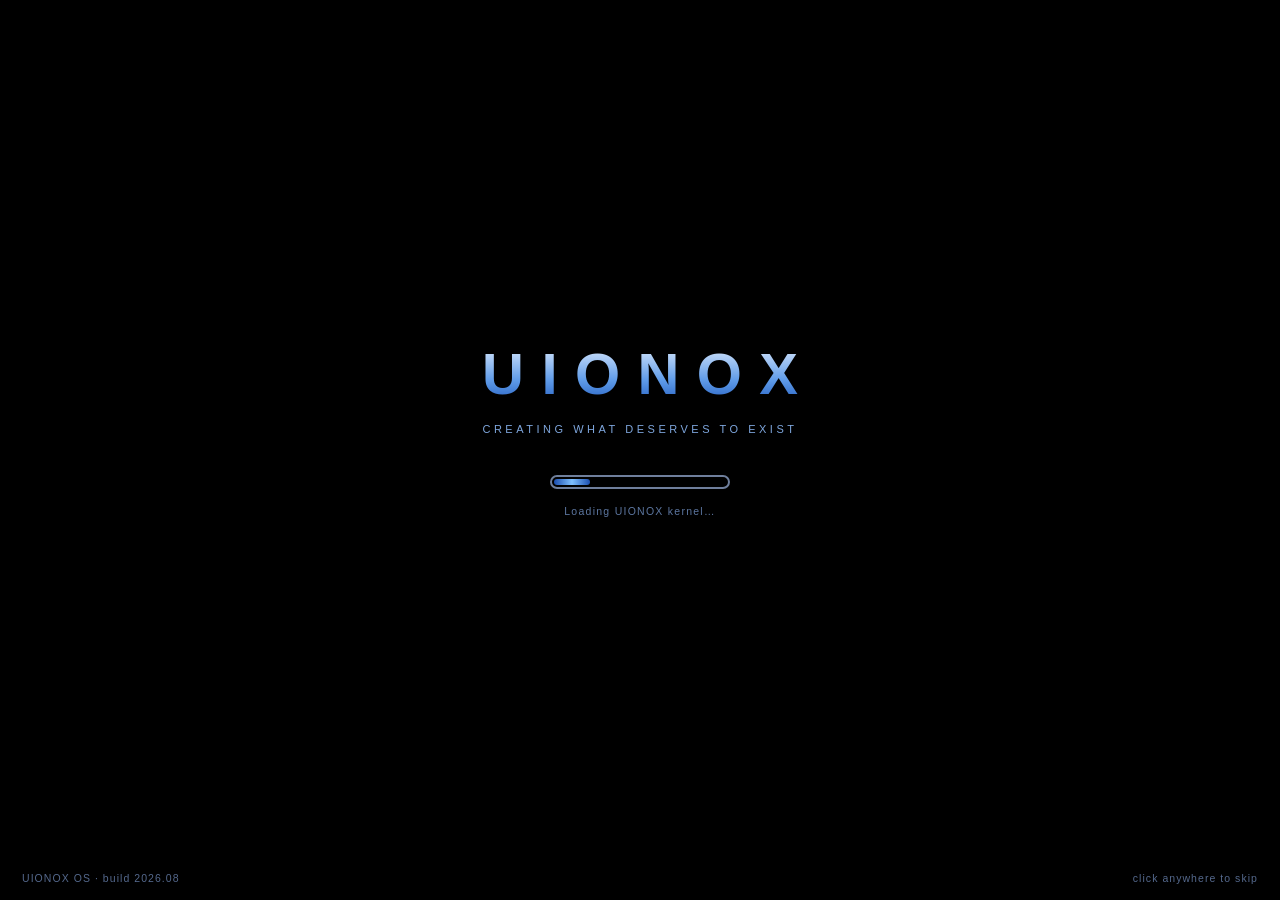
<file: index.html>
<!DOCTYPE html>
<html lang="en">
<head>
  <!-- Google tag (gtag.js) -->
<script async src="https://www.googletagmanager.com/gtag/js?id=G-SX3KWYKR4S"></script>
<script>
  window.dataLayer = window.dataLayer || [];
  function gtag(){dataLayer.push(arguments);}
  gtag('js', new Date());

  gtag('config', 'G-SX3KWYKR4S');
</script>
<meta charset="utf-8">
<meta name="viewport" content="width=device-width, initial-scale=1">
<title>UIONOX — Hussein Moussa</title>
<meta name="description" content="UIONOX — creating what deserves to exist. Hussein Moussa's portfolio, as a desktop.">
<link rel="canonical" href="https://uionox.com/">
<meta name="theme-color" content="#0a2f6e">

<link rel="icon" type="image/svg+xml" href="./favicon.svg">
<link rel="icon" type="image/png" sizes="32x32" href="./favicon-32.png">
<link rel="apple-touch-icon" href="./apple-touch-icon.png">

<meta property="og:type" content="website">
<meta property="og:url" content="https://uionox.com/">
<meta property="og:site_name" content="UIONOX">
<meta property="og:title" content="UIONOX — Hussein Moussa">
<meta property="og:description" content="UIONOX — creating what deserves to exist. Hussein Moussa's portfolio, as a desktop.">
<meta property="og:image" content="https://uionox.com/assets/og-image.png">
<meta property="og:image:width" content="1200">
<meta property="og:image:height" content="630">
<meta property="og:image:alt" content="UIONOX — creating what deserves to exist">
<meta property="og:locale" content="en_US">

<meta name="twitter:card" content="summary_large_image">
<meta name="twitter:title" content="UIONOX — Hussein Moussa">
<meta name="twitter:description" content="UIONOX — creating what deserves to exist. Hussein Moussa's portfolio, as a desktop.">
<meta name="twitter:image" content="https://uionox.com/assets/og-image.png">
<meta name="twitter:image:alt" content="UIONOX — creating what deserves to exist">

<script type="application/ld+json">
{
  "@context": "https://schema.org",
  "@type": "Person",
  "name": "Hussein Moussa",
  "url": "https://uionox.com/",
  "description": "Founder of UIONOX — inventory systems, IT tooling, and automation out of Beirut, Lebanon.",
  "sameAs": ["https://github.com/uiopler"]
}
</script>

<link rel="stylesheet" href="./style.css">
</head>
<body>
<div id="app"></div>
<script type="module" src="./app.js"></script>
</body>
</html>
</file>
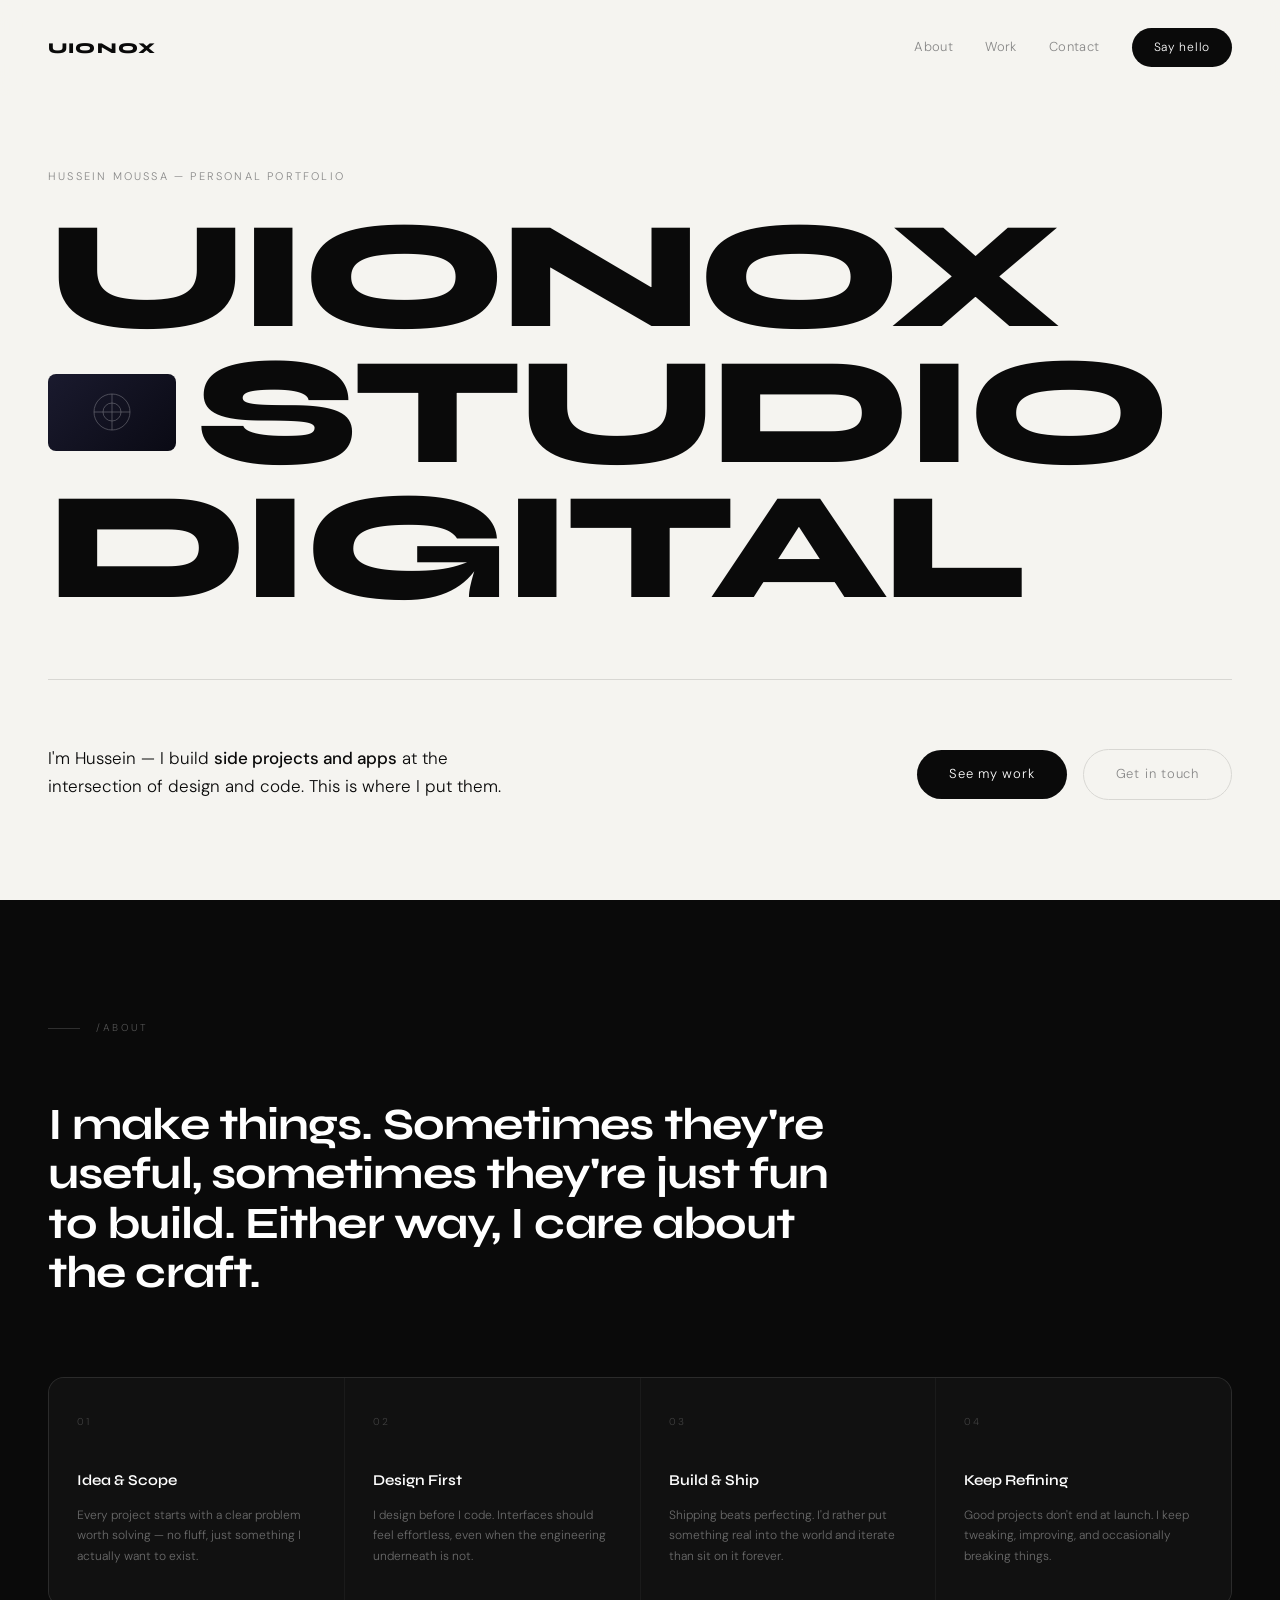
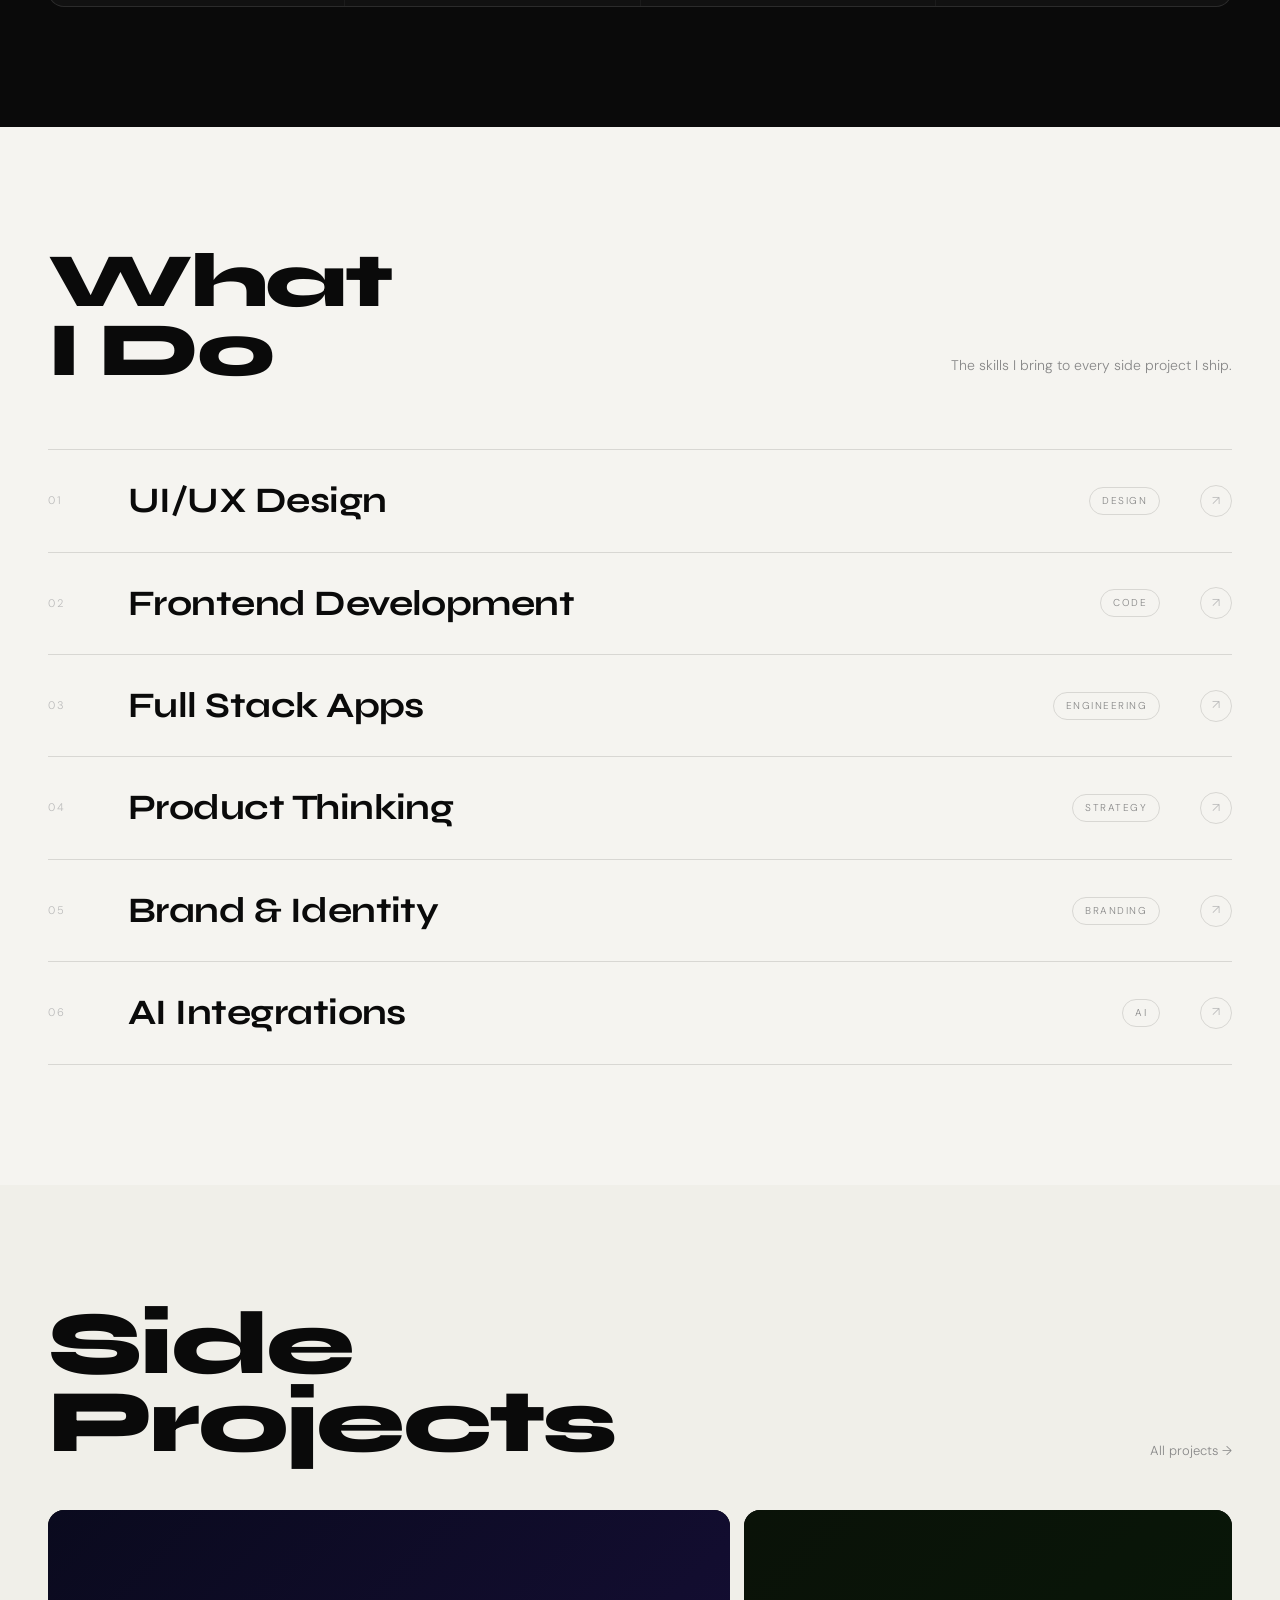
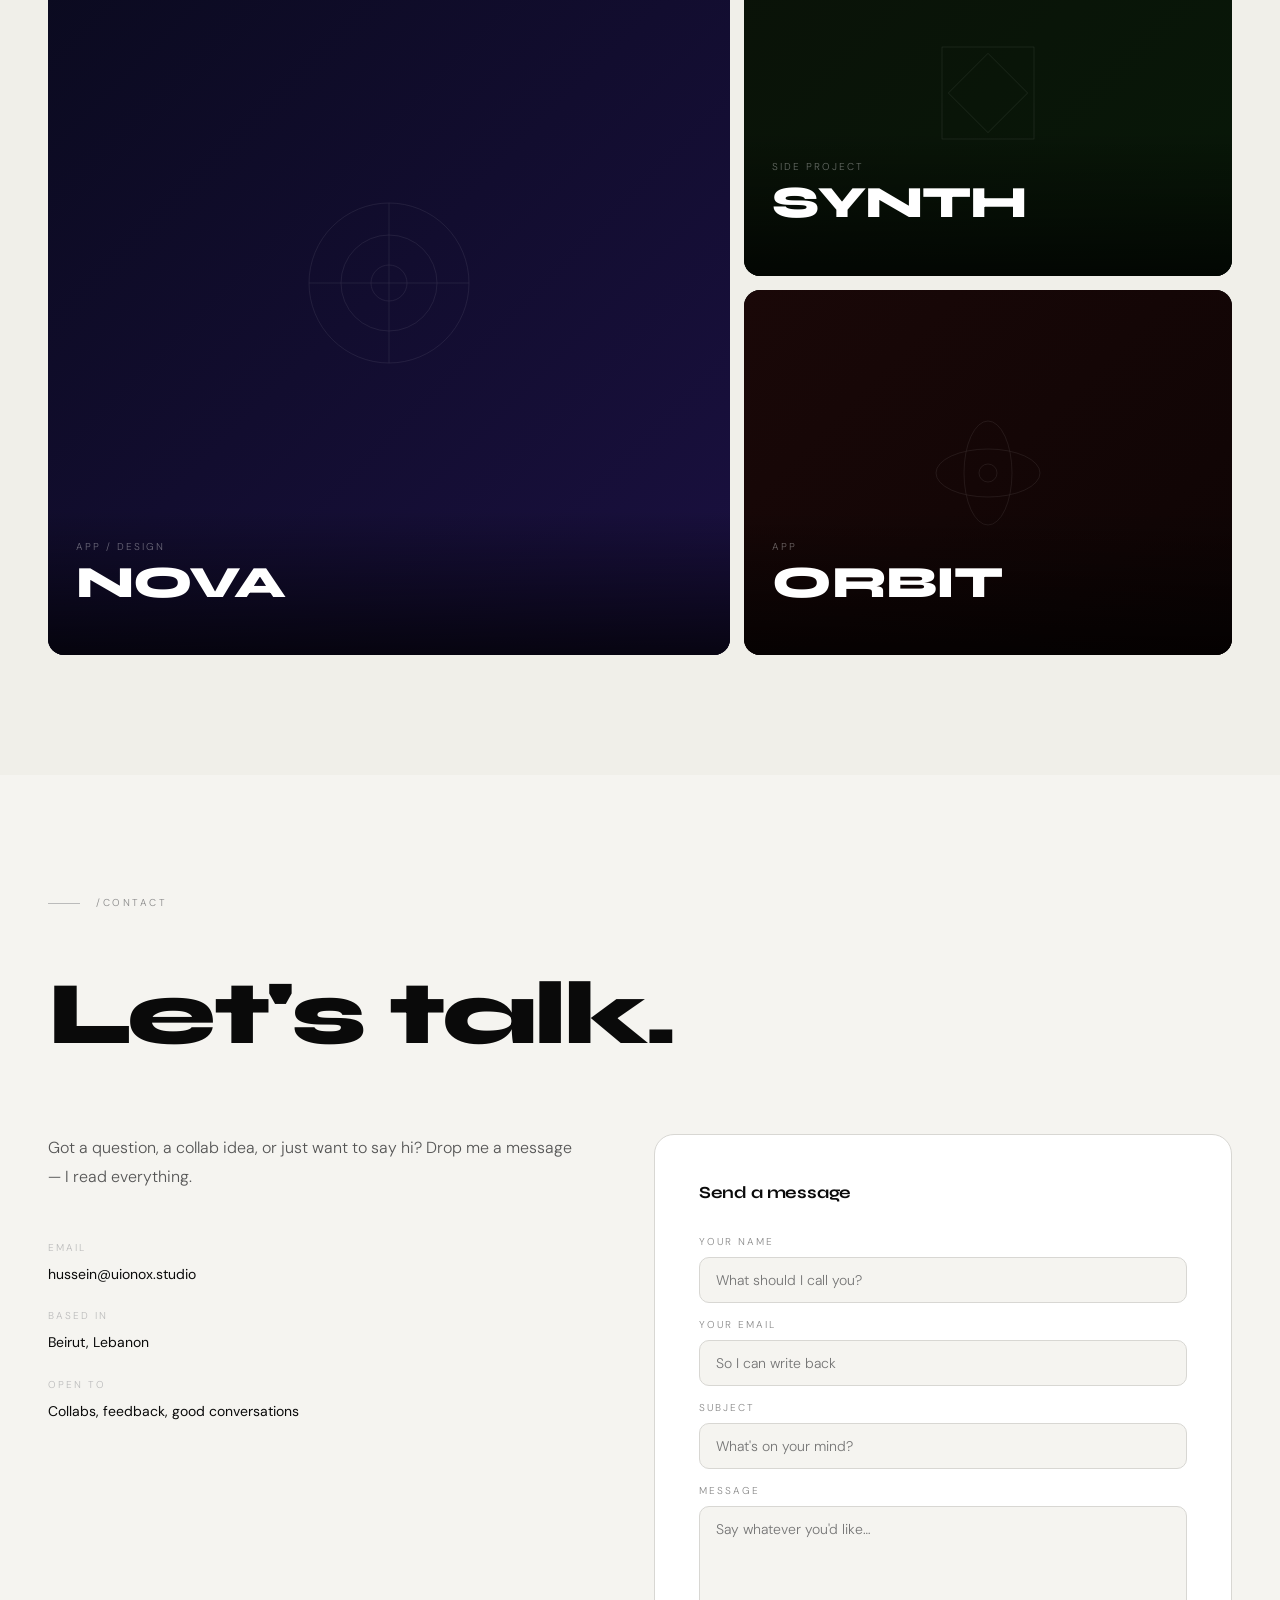
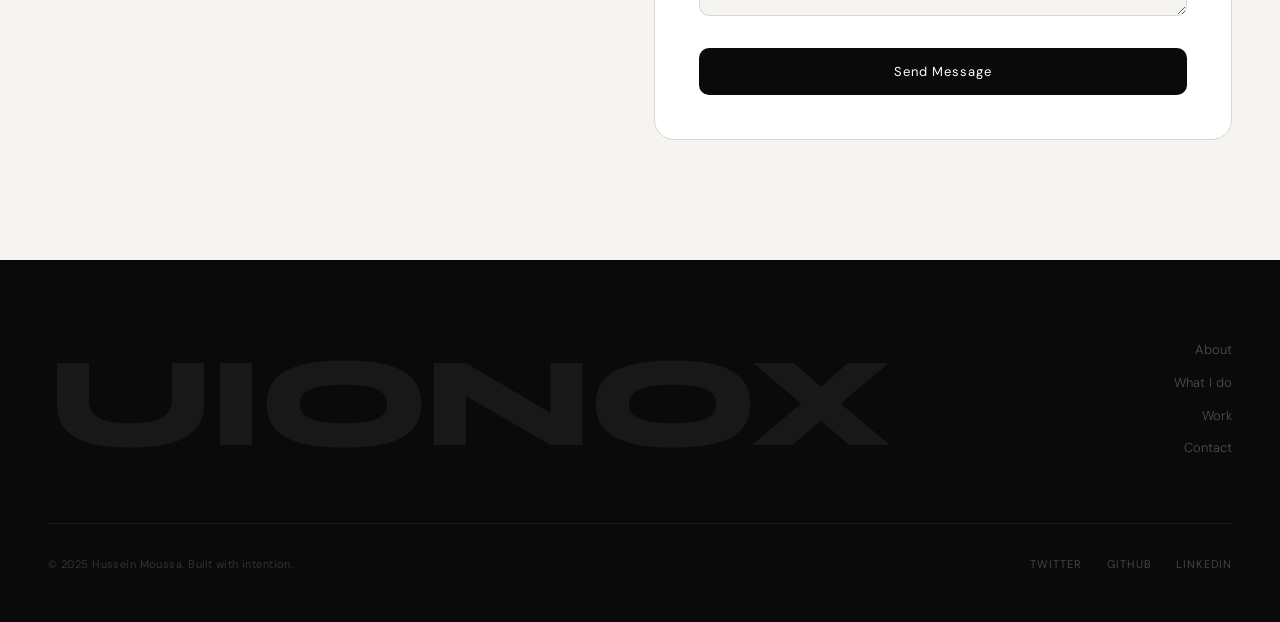
<file: uionox.html>
<!DOCTYPE html>
<html lang="en">
<head>
<meta charset="UTF-8">
<meta name="viewport" content="width=device-width, initial-scale=1.0">
<title>Hussein Moussa — UIONOX</title>
<link rel="preconnect" href="https://fonts.googleapis.com">
<link href="https://fonts.googleapis.com/css2?family=Syne:wght@400;500;600;700;800&family=DM+Sans:opsz,wght@9..40,300;9..40,400;9..40,500&display=swap" rel="stylesheet">
<style>
*,*::before,*::after{box-sizing:border-box;margin:0;padding:0}
:root{
  --bg:#f5f4f0;
  --white:#ffffff;
  --black:#0a0a0a;
  --gray:#888;
  --gray-lt:#bbb;
  --gray-line:#d8d7d3;
  --accent:#1a3fff;
}
html{scroll-behavior:smooth}
body{background:var(--bg);color:var(--black);font-family:'DM Sans',sans-serif;font-weight:300;line-height:1.6;overflow-x:hidden}
::selection{background:var(--black);color:#fff}
a{color:inherit;text-decoration:none}

/* NAV */
nav{
  display:flex;align-items:center;justify-content:space-between;
  padding:28px 48px;
  position:fixed;top:0;left:0;right:0;z-index:100;
  background:rgba(245,244,240,0.88);
  backdrop-filter:blur(14px);
  -webkit-backdrop-filter:blur(14px);
  border-bottom:1px solid transparent;
  transition:border-color .3s;
}
nav.scrolled{border-bottom-color:var(--gray-line)}
.nav-logo{font-family:'Syne',sans-serif;font-weight:800;font-size:15px;letter-spacing:.08em;color:var(--black)}
.nav-right{display:flex;align-items:center;gap:32px}
.nav-links{display:flex;gap:32px}
.nav-links a{font-size:13px;color:var(--gray);letter-spacing:.03em;transition:color .2s}
.nav-links a:hover{color:var(--black)}
.nav-cta{
  background:var(--black);color:#fff;
  border:none;border-radius:100px;
  padding:10px 22px;font-size:12px;font-family:'DM Sans',sans-serif;
  letter-spacing:.06em;cursor:pointer;
  transition:transform .2s,box-shadow .2s;
  display:inline-block;
}
.nav-cta:hover{transform:scale(1.03);box-shadow:0 4px 20px rgba(0,0,0,0.18)}

/* HERO */
.hero{
  padding:160px 48px 100px;
  position:relative;overflow:hidden;
  min-height:100vh;display:flex;flex-direction:column;justify-content:flex-end;
}
.hero-eyebrow{
  font-size:11px;letter-spacing:.2em;text-transform:uppercase;color:var(--gray);
  margin-bottom:24px;
  opacity:0;animation:fadeUp .8s .1s cubic-bezier(.16,1,.3,1) forwards;
}
.hero-headline{
  font-family:'Syne',sans-serif;font-weight:800;
  font-size:clamp(72px,12vw,170px);
  line-height:.88;letter-spacing:-.03em;
  color:var(--black);
  display:flex;flex-direction:column;
}
.hero-line{
  display:flex;align-items:center;gap:20px;
  opacity:0;transform:translateY(50px);
  animation:fadeUp 1s cubic-bezier(.16,1,.3,1) forwards;
}
.hero-line:nth-child(1){animation-delay:.12s}
.hero-line:nth-child(2){animation-delay:.24s}
.hero-line:nth-child(3){animation-delay:.36s}
.hero-img-inline{
  width:clamp(90px,10vw,160px);height:clamp(55px,6vw,95px);
  border-radius:8px;overflow:hidden;flex-shrink:0;
  background:#111;display:inline-flex;align-items:center;justify-content:center;
}
.hero-img-inner{
  width:100%;height:100%;
  background:linear-gradient(135deg,#1a1a2e,#0a0a14);
  display:flex;align-items:center;justify-content:center;
}
.hero-img-inner svg{opacity:.35}
.hero-bottom{
  display:flex;align-items:flex-end;justify-content:space-between;
  padding-top:64px;
  border-top:1px solid var(--gray-line);
  margin-top:64px;
  opacity:0;animation:fadeUp .8s .65s cubic-bezier(.16,1,.3,1) forwards;
}
.hero-sub{max-width:460px;font-size:17px;line-height:1.65;color:var(--black);font-weight:300}
.hero-sub strong{font-weight:500}
.hero-cta-row{display:flex;gap:16px;align-items:center;flex-shrink:0}
.btn-black{background:var(--black);color:#fff;padding:14px 32px;border-radius:100px;font-size:13px;letter-spacing:.06em;transition:transform .2s,box-shadow .2s;display:inline-block}
.btn-black:hover{transform:scale(1.02);box-shadow:0 6px 24px rgba(0,0,0,.18)}
.btn-outline{border:1.5px solid var(--gray-line);padding:14px 32px;border-radius:100px;font-size:13px;letter-spacing:.06em;color:var(--gray);transition:border-color .2s,color .2s;display:inline-block}
.btn-outline:hover{border-color:var(--black);color:var(--black)}

@keyframes fadeUp{to{opacity:1;transform:translateY(0)}}

/* SECTION SHARED */
.section-pad{padding:120px 48px}
.section-label{font-size:10px;letter-spacing:.25em;text-transform:uppercase;color:var(--gray);margin-bottom:64px;display:flex;align-items:center;gap:16px}
.section-label::before{content:'';width:32px;height:1px;background:var(--gray-lt)}

/* ABOUT / MISSION */
.mission{background:var(--black);color:#fff}
.mission .section-label{color:rgba(255,255,255,.3)}
.mission .section-label::before{background:rgba(255,255,255,.15)}
.mission-statement{
  font-family:'Syne',sans-serif;font-weight:700;
  font-size:clamp(28px,3.5vw,50px);
  line-height:1.1;letter-spacing:-.02em;color:#fff;
  max-width:820px;margin-bottom:80px;
}
.mission-cards{
  display:grid;grid-template-columns:repeat(4,1fr);gap:1px;
  background:rgba(255,255,255,.07);
  border:1px solid rgba(255,255,255,.07);
  border-radius:16px;overflow:hidden;
}
.m-card{
  background:#111;padding:36px 28px 40px;
  transition:background .3s;position:relative;
}
.m-card:hover{background:#161616}
.m-card::after{
  content:'';position:absolute;bottom:0;left:28px;
  width:28px;height:2px;background:var(--accent);
  transform:scaleX(0);transform-origin:left;
  transition:transform .4s cubic-bezier(.16,1,.3,1);
}
.m-card:hover::after{transform:scaleX(1)}
.m-card-num{font-size:10px;letter-spacing:.2em;color:rgba(255,255,255,.2);margin-bottom:40px}
.m-card-title{font-family:'Syne',sans-serif;font-weight:600;font-size:15px;color:#fff;line-height:1.4;margin-bottom:14px}
.m-card-desc{font-size:12px;color:rgba(255,255,255,.38);line-height:1.7}

/* SERVICES / WHAT I DO */
.services{background:var(--bg)}
.services-head{display:flex;align-items:flex-end;justify-content:space-between;margin-bottom:0}
.services-title{font-family:'Syne',sans-serif;font-weight:800;font-size:clamp(40px,6vw,80px);line-height:.9;letter-spacing:-.03em}
.services-desc{max-width:300px;font-size:14px;color:var(--gray);line-height:1.7;margin-bottom:8px}
.svc-list{border-top:1px solid var(--gray-line);margin-top:64px}
.svc-row{
  display:flex;align-items:center;gap:40px;
  border-bottom:1px solid var(--gray-line);
  padding:22px 0;cursor:default;
  opacity:0;transform:translateY(20px);
  transition:opacity .6s cubic-bezier(.16,1,.3,1),transform .6s cubic-bezier(.16,1,.3,1),padding-left .3s;
}
.svc-row.visible{opacity:1;transform:translateY(0)}
.svc-row:hover{padding-left:16px}
.svc-n{font-size:11px;color:var(--gray-lt);letter-spacing:.15em;flex:0 0 40px}
.svc-name{font-family:'Syne',sans-serif;font-weight:700;font-size:clamp(20px,2.8vw,38px);flex:1;letter-spacing:-.015em;transition:color .2s}
.svc-row:hover .svc-name{color:var(--accent)}
.svc-badge{font-size:10px;letter-spacing:.15em;text-transform:uppercase;color:var(--gray);border:1px solid var(--gray-line);padding:5px 12px;border-radius:100px;transition:border-color .2s,color .2s}
.svc-row:hover .svc-badge{border-color:var(--accent);color:var(--accent)}
.svc-arr{width:32px;height:32px;border-radius:50%;border:1px solid var(--gray-line);display:flex;align-items:center;justify-content:center;font-size:13px;color:var(--gray-lt);transition:all .2s}
.svc-row:hover .svc-arr{background:var(--black);color:#fff;border-color:var(--black);transform:rotate(-45deg)}

/* PROJECTS */
.projects{background:#f0efe9}
.proj-header{display:flex;align-items:flex-end;justify-content:space-between;margin-bottom:48px}
.proj-title{font-family:'Syne',sans-serif;font-weight:800;font-size:clamp(40px,7vw,90px);letter-spacing:-.03em;line-height:.88}
.proj-link{font-size:13px;color:var(--gray);transition:color .2s}
.proj-link:hover{color:var(--black)}
.proj-grid{display:grid;grid-template-columns:1.4fr 1fr;gap:14px}
.proj-card{border-radius:16px;overflow:hidden;position:relative;background:var(--black);cursor:default}
.proj-card.tall{grid-row:span 2}
.proj-inner{aspect-ratio:4/3;position:relative;overflow:hidden;display:flex;align-items:center;justify-content:center}
.proj-card.tall .proj-inner{height:100%;aspect-ratio:auto}
.proj-bg{position:absolute;inset:0;transition:transform .9s cubic-bezier(.16,1,.3,1)}
.proj-card:hover .proj-bg{transform:scale(1.04)}
.pbg-1{background:linear-gradient(135deg,#0a0a1e,#1a1040)}
.pbg-2{background:linear-gradient(135deg,#0a1208,#081808)}
.pbg-3{background:linear-gradient(135deg,#1a0808,#0e0404)}
.pbg-4{background:linear-gradient(135deg,#060c1a,#0a1428)}
.proj-geo{position:absolute;inset:0;display:flex;align-items:center;justify-content:center;opacity:.12;transition:opacity .5s}
.proj-card:hover .proj-geo{opacity:.22}
.proj-label{position:absolute;bottom:0;left:0;right:0;padding:28px 28px 24px;background:linear-gradient(transparent,rgba(0,0,0,.72))}
.proj-cat{font-size:10px;letter-spacing:.2em;text-transform:uppercase;color:rgba(255,255,255,.38);margin-bottom:6px}
.proj-name{font-family:'Syne',sans-serif;font-weight:800;font-size:clamp(26px,3.5vw,48px);letter-spacing:-.02em;color:#fff;line-height:1}
.proj-meta{display:flex;gap:14px;margin-top:8px;font-size:11px;color:rgba(255,255,255,.3);letter-spacing:.06em;opacity:0;transform:translateY(8px);transition:opacity .35s,transform .35s}
.proj-card:hover .proj-meta{opacity:1;transform:translateY(0)}

/* CONTACT */
.contact{background:var(--bg);padding:120px 48px}
.contact-head{font-family:'Syne',sans-serif;font-weight:800;font-size:clamp(40px,7vw,96px);line-height:.88;letter-spacing:-.03em;margin-bottom:80px}
.contact-layout{display:grid;grid-template-columns:1fr 1.1fr;gap:80px;align-items:start}
.contact-info p{font-size:16px;color:#555;line-height:1.8;margin-bottom:48px;font-weight:300}
.c-detail{margin-bottom:22px}
.c-detail-label{font-size:10px;letter-spacing:.2em;text-transform:uppercase;color:var(--gray-lt);display:block;margin-bottom:5px}
.c-detail-val{font-size:14px;color:var(--black);font-weight:400}
.contact-form{background:var(--white);border:1px solid var(--gray-line);border-radius:20px;padding:44px}
.form-title{font-family:'Syne',sans-serif;font-weight:700;font-size:17px;margin-bottom:28px;letter-spacing:-.01em}
.f-group{margin-bottom:14px}
.f-group label{display:block;font-size:10px;letter-spacing:.2em;text-transform:uppercase;color:var(--gray);margin-bottom:7px}
.f-group input,.f-group textarea{
  width:100%;background:var(--bg);
  border:1px solid var(--gray-line);border-radius:10px;
  padding:13px 16px;color:var(--black);
  font-family:'DM Sans',sans-serif;font-size:14px;font-weight:300;
  outline:none;transition:border-color .22s,background .22s;
}
.f-group input:focus,.f-group textarea:focus{border-color:var(--black);background:#fff}
.f-group textarea{resize:vertical;min-height:110px}
.f-submit{
  width:100%;margin-top:10px;
  background:var(--black);color:#fff;border:none;
  padding:15px;border-radius:10px;
  font-family:'DM Sans',sans-serif;font-size:13px;letter-spacing:.08em;
  font-weight:400;cursor:pointer;
  transition:transform .2s,background .2s;
}
.f-submit:hover{transform:scale(1.01);background:#1a1a1a}
.f-submit:disabled{opacity:.6;cursor:not-allowed;transform:none}

/* FOOTER */
footer{background:var(--black);color:#fff;padding:80px 48px 48px}
.footer-top{display:flex;justify-content:space-between;align-items:flex-end;margin-bottom:64px}
.footer-wordmark{font-family:'Syne',sans-serif;font-weight:800;font-size:clamp(56px,10vw,140px);letter-spacing:-.03em;line-height:.85;color:rgba(255,255,255,.06)}
.footer-nav{display:flex;flex-direction:column;gap:12px;text-align:right}
.footer-nav a{font-size:13px;color:rgba(255,255,255,.28);transition:color .2s}
.footer-nav a:hover{color:#fff}
.footer-bottom{display:flex;justify-content:space-between;align-items:center;border-top:1px solid rgba(255,255,255,.07);padding-top:32px}
.footer-copy{font-size:11px;color:rgba(255,255,255,.2);letter-spacing:.04em}
.footer-socials{display:flex;gap:24px}
.footer-socials a{font-size:11px;color:rgba(255,255,255,.28);letter-spacing:.1em;text-transform:uppercase;transition:color .2s}
.footer-socials a:hover{color:#fff}

/* REVEAL */
.reveal{opacity:0;transform:translateY(28px);transition:opacity .9s cubic-bezier(.16,1,.3,1),transform .9s cubic-bezier(.16,1,.3,1)}
.reveal.visible{opacity:1;transform:translateY(0)}

/* STATUS MSG */
.form-status{display:none;text-align:center;font-size:13px;padding:10px;border-radius:8px;margin-top:8px;letter-spacing:.04em}
.form-status.success{display:block;background:#e6f9f0;color:#0a6640}
.form-status.error{display:block;background:#fff0f0;color:#991a1a}

@media(max-width:900px){
  nav{padding:20px 24px}
  .nav-links{display:none}
  .hero,.section-pad,.contact{padding-left:24px;padding-right:24px}
  .hero-headline{font-size:clamp(54px,15vw,120px)}
  .hero-bottom{flex-direction:column;gap:32px;align-items:flex-start}
  .mission{padding:80px 24px}
  .mission-cards{grid-template-columns:repeat(2,1fr)}
  .services{padding:80px 24px}
  .projects{padding:80px 24px}
  .proj-grid{grid-template-columns:1fr}
  .proj-card.tall{grid-row:auto}
  .contact-layout{grid-template-columns:1fr;gap:40px}
  footer{padding:60px 24px 40px}
}
</style>
</head>
<body>

<!-- NAV -->
<nav id="nav">
  <div class="nav-logo">UIONOX</div>
  <div class="nav-right">
    <div class="nav-links">
      <a href="#about">About</a>
      <a href="#work">Work</a>
      <a href="#contact">Contact</a>
    </div>
    <a href="#contact" class="nav-cta">Say hello</a>
  </div>
</nav>

<!-- HERO -->
<section class="hero">
  <p class="hero-eyebrow">Hussein Moussa — Personal Portfolio</p>
  <div class="hero-headline">
    <div class="hero-line">UIONOX</div>
    <div class="hero-line">
      <div class="hero-img-inline" aria-hidden="true">
        <div class="hero-img-inner">
          <svg width="52" height="52" viewBox="0 0 52 52" fill="none">
            <circle cx="26" cy="26" r="18" stroke="white" stroke-width=".7"/>
            <circle cx="26" cy="26" r="9" stroke="white" stroke-width=".7"/>
            <line x1="8" y1="26" x2="44" y2="26" stroke="white" stroke-width=".7"/>
            <line x1="26" y1="8" x2="26" y2="44" stroke="white" stroke-width=".7"/>
          </svg>
        </div>
      </div>
      STUDIO
    </div>
    <div class="hero-line">DIGITAL</div>
  </div>
  <div class="hero-bottom">
    <p class="hero-sub">I'm Hussein — I build <strong>side projects and apps</strong> at the intersection of design and code. This is where I put them.</p>
    <div class="hero-cta-row">
      <a href="#work" class="btn-black">See my work</a>
      <a href="#contact" class="btn-outline">Get in touch</a>
    </div>
  </div>
</section>

<!-- ABOUT / MISSION -->
<section class="mission section-pad" id="about">
  <div class="section-label">/ABOUT</div>
  <p class="mission-statement reveal">I make things. Sometimes they're useful, sometimes they're just fun to build. Either way, I care about the craft.</p>
  <div class="mission-cards">
    <div class="m-card">
      <div class="m-card-num">01</div>
      <div class="m-card-title">Idea & Scope</div>
      <div class="m-card-desc">Every project starts with a clear problem worth solving — no fluff, just something I actually want to exist.</div>
    </div>
    <div class="m-card">
      <div class="m-card-num">02</div>
      <div class="m-card-title">Design First</div>
      <div class="m-card-desc">I design before I code. Interfaces should feel effortless, even when the engineering underneath is not.</div>
    </div>
    <div class="m-card">
      <div class="m-card-num">03</div>
      <div class="m-card-title">Build & Ship</div>
      <div class="m-card-desc">Shipping beats perfecting. I'd rather put something real into the world and iterate than sit on it forever.</div>
    </div>
    <div class="m-card">
      <div class="m-card-num">04</div>
      <div class="m-card-title">Keep Refining</div>
      <div class="m-card-desc">Good projects don't end at launch. I keep tweaking, improving, and occasionally breaking things.</div>
    </div>
  </div>
</section>

<!-- WHAT I DO -->
<section class="services section-pad" id="services">
  <div class="services-head reveal">
    <div class="services-title">What<br>I Do</div>
    <p class="services-desc">The skills I bring to every side project I ship.</p>
  </div>
  <div class="svc-list">
    <div class="svc-row" style="transition-delay:.00s"><span class="svc-n">01</span><span class="svc-name">UI/UX Design</span><span class="svc-badge">Design</span><span class="svc-arr">↗</span></div>
    <div class="svc-row" style="transition-delay:.06s"><span class="svc-n">02</span><span class="svc-name">Frontend Development</span><span class="svc-badge">Code</span><span class="svc-arr">↗</span></div>
    <div class="svc-row" style="transition-delay:.12s"><span class="svc-n">03</span><span class="svc-name">Full Stack Apps</span><span class="svc-badge">Engineering</span><span class="svc-arr">↗</span></div>
    <div class="svc-row" style="transition-delay:.18s"><span class="svc-n">04</span><span class="svc-name">Product Thinking</span><span class="svc-badge">Strategy</span><span class="svc-arr">↗</span></div>
    <div class="svc-row" style="transition-delay:.24s"><span class="svc-n">05</span><span class="svc-name">Brand & Identity</span><span class="svc-badge">Branding</span><span class="svc-arr">↗</span></div>
    <div class="svc-row" style="transition-delay:.30s"><span class="svc-n">06</span><span class="svc-name">AI Integrations</span><span class="svc-badge">AI</span><span class="svc-arr">↗</span></div>
  </div>
</section>

<!-- PROJECTS -->
<section class="projects section-pad" id="work">
  <div class="proj-header reveal">
    <div class="proj-title">Side<br>Projects</div>
    <a href="#" class="proj-link">All projects →</a>
  </div>
  <div class="proj-grid">
    <div class="proj-card tall">
      <div class="proj-inner">
        <div class="proj-bg pbg-1"></div>
        <div class="proj-geo">
          <svg width="200" height="300" viewBox="0 0 200 300" fill="none">
            <circle cx="100" cy="150" r="80" stroke="white" stroke-width=".6"/>
            <circle cx="100" cy="150" r="48" stroke="white" stroke-width=".6"/>
            <circle cx="100" cy="150" r="18" stroke="white" stroke-width=".6"/>
            <line x1="20" y1="150" x2="180" y2="150" stroke="white" stroke-width=".6"/>
            <line x1="100" y1="70" x2="100" y2="230" stroke="white" stroke-width=".6"/>
          </svg>
        </div>
        <div class="proj-label">
          <div class="proj-cat">App / Design</div>
          <div class="proj-name">NOVA</div>
          <div class="proj-meta"><span>2024</span><span>·</span><span>Personal App</span></div>
        </div>
      </div>
    </div>
    <div class="proj-card">
      <div class="proj-inner">
        <div class="proj-bg pbg-2"></div>
        <div class="proj-geo">
          <svg width="140" height="140" viewBox="0 0 140 140" fill="none">
            <rect x="24" y="24" width="92" height="92" stroke="white" stroke-width=".6"/>
            <rect x="42" y="42" width="56" height="56" stroke="white" stroke-width=".6" transform="rotate(45 70 70)"/>
          </svg>
        </div>
        <div class="proj-label">
          <div class="proj-cat">Side Project</div>
          <div class="proj-name">SYNTH</div>
          <div class="proj-meta"><span>2024</span><span>·</span><span>Web App</span></div>
        </div>
      </div>
    </div>
    <div class="proj-card">
      <div class="proj-inner">
        <div class="proj-bg pbg-3"></div>
        <div class="proj-geo">
          <svg width="140" height="140" viewBox="0 0 140 140" fill="none">
            <ellipse cx="70" cy="70" rx="52" ry="24" stroke="white" stroke-width=".6"/>
            <ellipse cx="70" cy="70" rx="24" ry="52" stroke="white" stroke-width=".6"/>
            <circle cx="70" cy="70" r="9" stroke="white" stroke-width=".6"/>
          </svg>
        </div>
        <div class="proj-label">
          <div class="proj-cat">App</div>
          <div class="proj-name">ORBIT</div>
          <div class="proj-meta"><span>2025</span><span>·</span><span>Mobile App</span></div>
        </div>
      </div>
    </div>
  </div>
</section>

<!-- CONTACT -->
<section class="contact" id="contact">
  <div class="section-label reveal">/CONTACT</div>
  <h2 class="contact-head reveal">Let's talk.</h2>
  <div class="contact-layout">
    <div class="contact-info reveal">
      <p>Got a question, a collab idea, or just want to say hi? Drop me a message — I read everything.</p>
      <div class="c-detail">
        <span class="c-detail-label">Email</span>
        <span class="c-detail-val">hussein@uionox.studio</span>
      </div>
      <div class="c-detail">
        <span class="c-detail-label">Based in</span>
        <span class="c-detail-val">Beirut, Lebanon</span>
      </div>
      <div class="c-detail">
        <span class="c-detail-label">Open to</span>
        <span class="c-detail-val">Collabs, feedback, good conversations</span>
      </div>
    </div>
    <div class="contact-form reveal" style="transition-delay:.15s">
      <div class="form-title">Send a message</div>
      <div class="f-group"><label>Your name</label><input type="text" id="f-name" placeholder="What should I call you?"></div>
      <div class="f-group"><label>Your email</label><input type="email" id="f-email" placeholder="So I can write back"></div>
      <div class="f-group"><label>Subject</label><input type="text" id="f-subject" placeholder="What's on your mind?"></div>
      <div class="f-group"><label>Message</label><textarea id="f-msg" placeholder="Say whatever you'd like…"></textarea></div>
      <button class="f-submit" id="submitBtn">Send Message</button>
      <div class="form-status" id="formStatus"></div>
    </div>
  </div>
</section>

<!-- FOOTER -->
<footer>
  <div class="footer-top">
    <div class="footer-wordmark">UIONOX</div>
    <div class="footer-nav">
      <a href="#about">About</a>
      <a href="#services">What I do</a>
      <a href="#work">Work</a>
      <a href="#contact">Contact</a>
    </div>
  </div>
  <div class="footer-bottom">
    <div class="footer-copy">© 2025 Hussein Moussa. Built with intention.</div>
    <div class="footer-socials">
      <a href="#">Twitter</a>
      <a href="#">GitHub</a>
      <a href="#">LinkedIn</a>
    </div>
  </div>
</footer>

<script>
// Nav scroll border
const nav = document.getElementById('nav');
window.addEventListener('scroll', () => nav.classList.toggle('scrolled', window.scrollY > 40));

// Intersection observer for reveals
const io = new IntersectionObserver(entries => {
  entries.forEach(e => { if (e.isIntersecting) e.target.classList.add('visible'); });
}, { threshold: .12 });
document.querySelectorAll('.reveal, .svc-row').forEach(el => io.observe(el));

// Contact form → mailto
document.getElementById('submitBtn').addEventListener('click', function () {
  const name    = document.getElementById('f-name').value.trim();
  const email   = document.getElementById('f-email').value.trim();
  const subject = document.getElementById('f-subject').value.trim();
  const msg     = document.getElementById('f-msg').value.trim();
  const status  = document.getElementById('formStatus');

  if (!name || !email || !msg) {
    status.className = 'form-status error';
    status.textContent = 'Please fill in your name, email, and message.';
    return;
  }
  if (!/^[^\s@]+@[^\s@]+\.[^\s@]+$/.test(email)) {
    status.className = 'form-status error';
    status.textContent = 'That email doesn\'t look right — double check it.';
    return;
  }

  const body = encodeURIComponent(`Hi Hussein,\n\nMy name is ${name}.\n\n${msg}\n\nReply to: ${email}`);
  const subj = encodeURIComponent(subject || `Message from ${name} via UIONOX`);
  window.location.href = `mailto:hussein@uionox.studio?subject=${subj}&body=${body}`;

  this.textContent = 'Opening your mail app ✓';
  this.disabled = true;
  status.className = 'form-status success';
  status.textContent = 'Your mail app should open now with the message pre-filled.';
  setTimeout(() => { this.textContent = 'Send Message'; this.disabled = false; status.className = 'form-status'; }, 5000);
});
</script>
</body>
</html>
</file>
<file: style.css>
@import url('https://fonts.googleapis.com/css2?family=VT323&display=swap');

html, body, #app { margin: 0; padding: 0; height: 100%; overflow: hidden; background: #0a2f6e; }
* { box-sizing: border-box; -webkit-tap-highlight-color: transparent; }
a { color: #0a3aa8; text-decoration: underline; }
a:hover { color: #c24a00; }

@keyframes uxbar { 0% { transform: translateX(-100%); } 100% { transform: translateX(320%); } }
@keyframes uxspin { to { transform: rotate(360deg); } }
@keyframes uxblink { 0%, 49% { opacity: 1; } 50%, 100% { opacity: 0; } }
@keyframes uxstamp { 0% { transform: scale(0.4) rotate(-14deg); opacity: 0; } 60% { transform: scale(1.15) rotate(-14deg); opacity: 1; } 100% { transform: scale(1) rotate(-14deg); opacity: 1; } }

::-webkit-scrollbar { width: 16px; height: 16px; background: #f0efe6; }
::-webkit-scrollbar-thumb { background: linear-gradient(90deg, #fff, #cfd8ee 40%, #9db2dc); border: 1px solid #7089c0; }
::-webkit-scrollbar-button { height: 16px; background: linear-gradient(180deg, #fff, #cbd5ec); }

/* hover states (replace Design Canvas' style-hover sugar with real :hover) */
.hv-bright18:hover { filter: brightness(1.18); }
.hv-bright15:hover { filter: brightness(1.15); }
.hv-bright11:hover { filter: brightness(1.1); }
.hv-blue-eaf1fd:hover { background: #eaf1fd; }
.hv-blue-dbe7fa:hover { background: #dbe7fa; }
.hv-blue-e8f0fd:hover { background: #e8f0fd; }
.hv-blue-eef4fd:hover { background: #eef4fd; }
.hv-white-20:hover { background: rgba(255, 255, 255, 0.2); }
</file>
